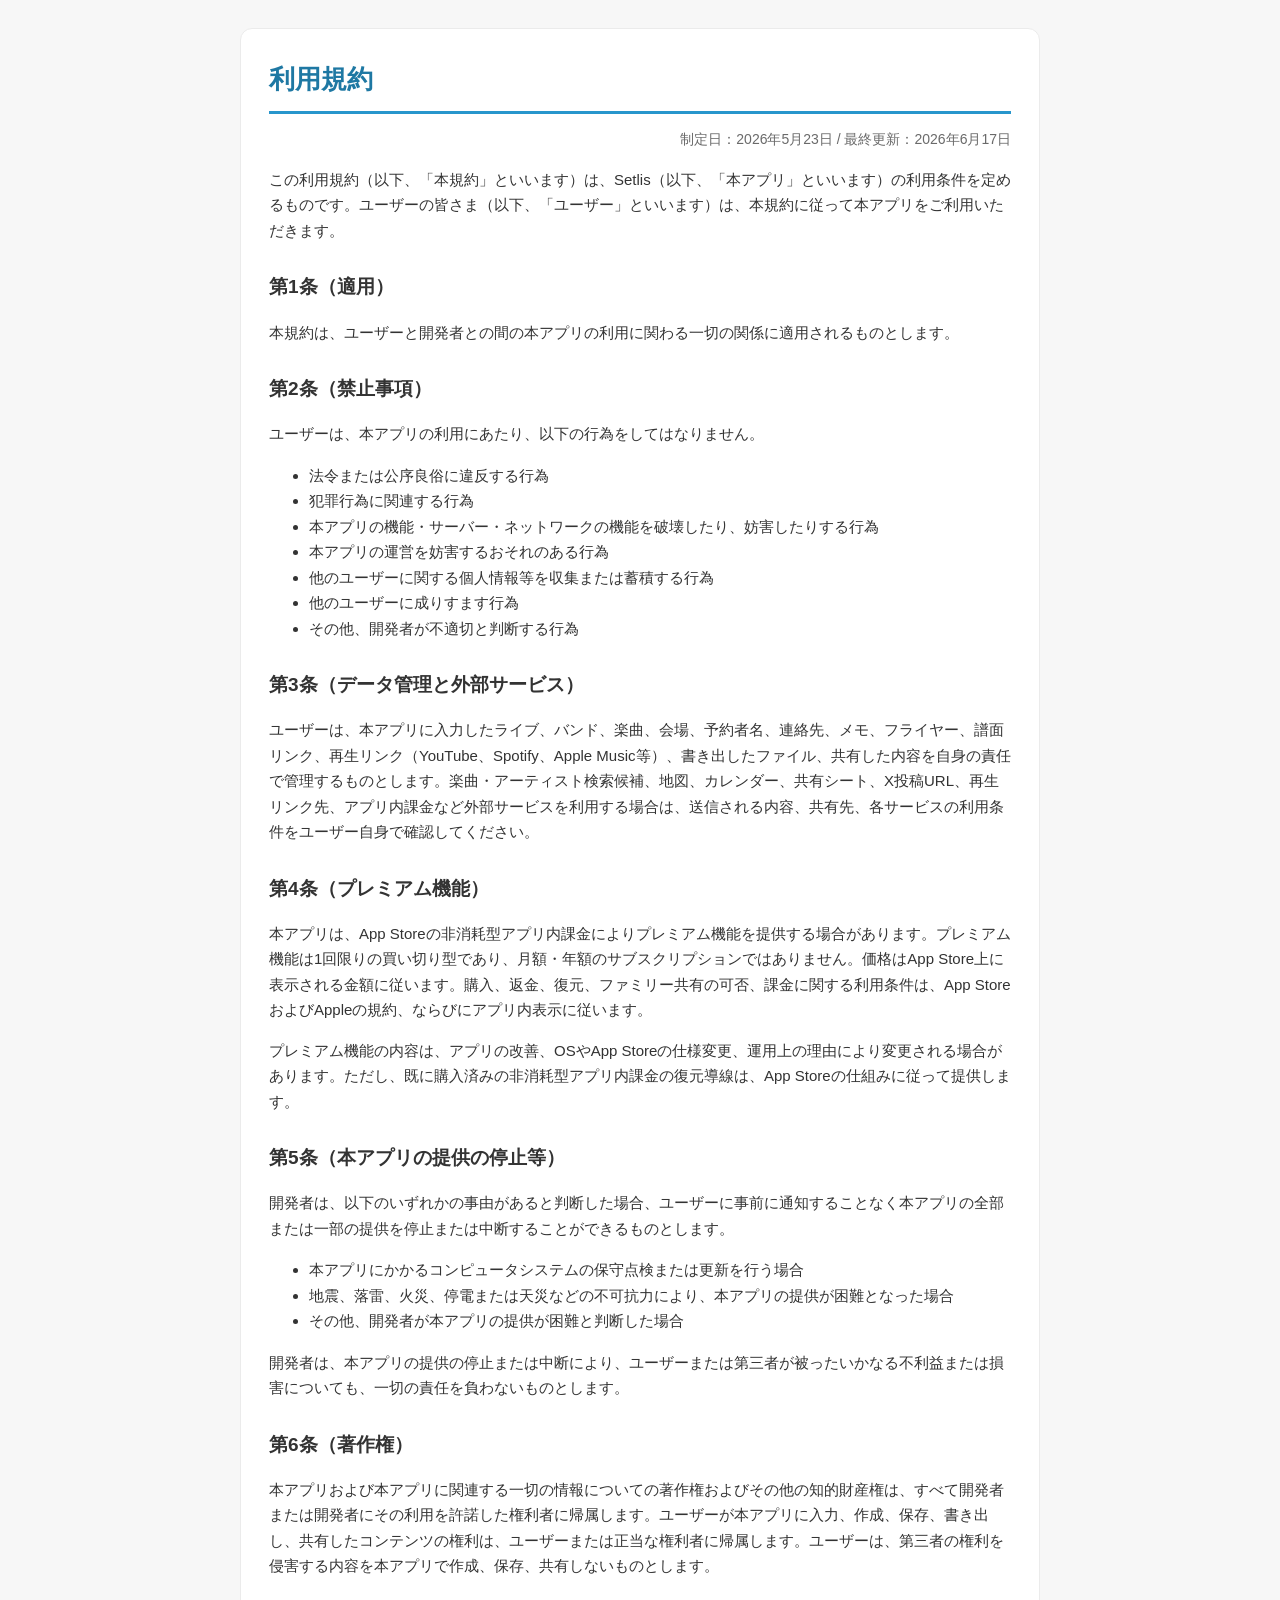
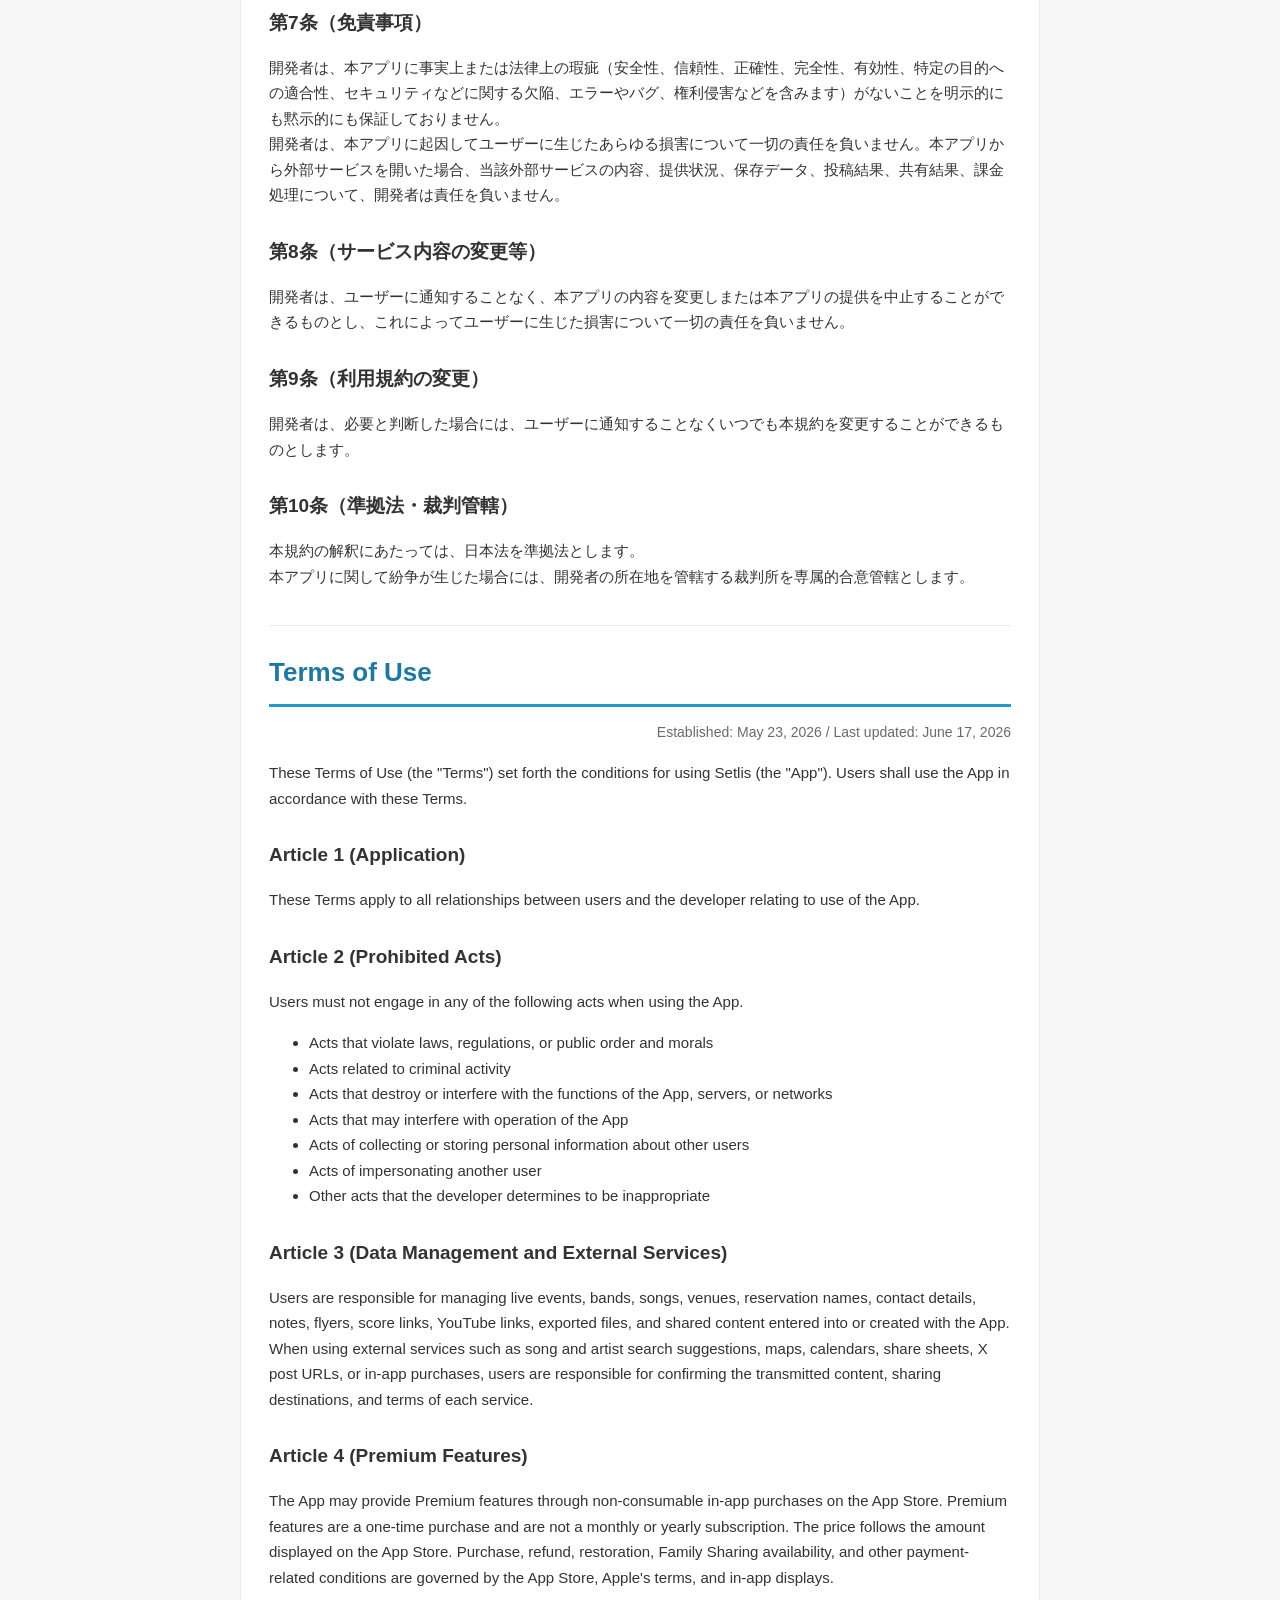
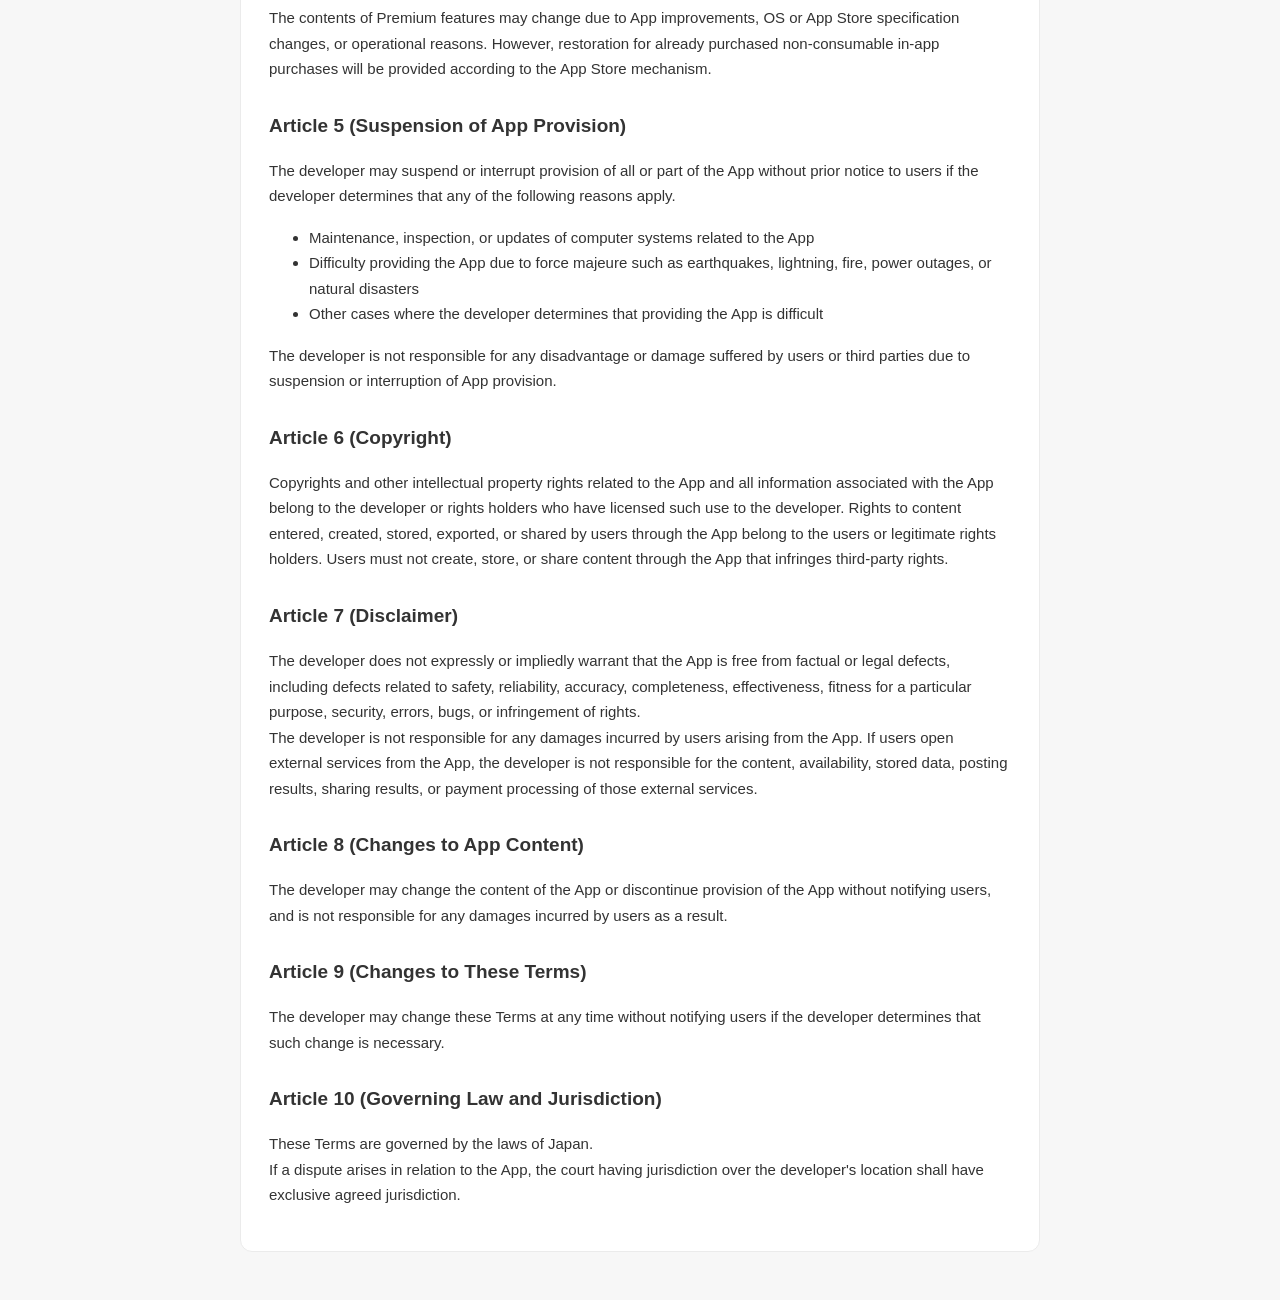
<file: terms.html>
<!DOCTYPE html>
<html lang="ja">
<head>
    <meta charset="UTF-8">
    <meta name="viewport" content="width=device-width, initial-scale=1.0">
    <title>利用規約 - Setlis</title>
    <style>
        :root {
            --primary: #2896cc;
            --primary-strong: #1e78a3;
            --canvas: #f7f7f7;
            --surface: #ffffff;
            --ink: #333333;
            --muted: #6a6a6a;
            --line: #ebebeb;
        }
        * { box-sizing: border-box; }
        body {
            max-width: 840px;
            margin: 0 auto;
            padding: 28px 20px 48px;
            background: var(--canvas);
            color: var(--ink);
            font-family: -apple-system, BlinkMacSystemFont, "Segoe UI", Roboto, Helvetica, Arial, sans-serif;
            line-height: 1.7;
        }
        main {
            border: 1px solid var(--line);
            border-radius: 12px;
            background: var(--surface);
            padding: 28px;
        }
        h1 {
            margin: 0 0 14px;
            padding-bottom: 10px;
            border-bottom: 3px solid var(--primary);
            color: var(--primary-strong);
            font-size: 26px;
        }
        h2 { font-size: 19px; margin-top: 28px; }
        p, li { font-size: 15px; }
        .date { color: var(--muted); font-size: 14px; text-align: right; }
        .language-divider {
            margin: 36px 0 24px;
            border: 0;
            border-top: 1px solid var(--line);
        }
    </style>
</head>
<body>
<main>
    <h1>利用規約</h1>
    <p class="date">制定日：2026年5月23日 / 最終更新：2026年6月17日</p>

    <p>この利用規約（以下、「本規約」といいます）は、Setlis（以下、「本アプリ」といいます）の利用条件を定めるものです。ユーザーの皆さま（以下、「ユーザー」といいます）は、本規約に従って本アプリをご利用いただきます。</p>

    <h2>第1条（適用）</h2>
    <p>本規約は、ユーザーと開発者との間の本アプリの利用に関わる一切の関係に適用されるものとします。</p>

    <h2>第2条（禁止事項）</h2>
    <p>ユーザーは、本アプリの利用にあたり、以下の行為をしてはなりません。</p>
    <ul>
        <li>法令または公序良俗に違反する行為</li>
        <li>犯罪行為に関連する行為</li>
        <li>本アプリの機能・サーバー・ネットワークの機能を破壊したり、妨害したりする行為</li>
        <li>本アプリの運営を妨害するおそれのある行為</li>
        <li>他のユーザーに関する個人情報等を収集または蓄積する行為</li>
        <li>他のユーザーに成りすます行為</li>
        <li>その他、開発者が不適切と判断する行為</li>
    </ul>

    <h2>第3条（データ管理と外部サービス）</h2>
    <p>ユーザーは、本アプリに入力したライブ、バンド、楽曲、会場、予約者名、連絡先、メモ、フライヤー、譜面リンク、再生リンク（YouTube、Spotify、Apple Music等）、書き出したファイル、共有した内容を自身の責任で管理するものとします。楽曲・アーティスト検索候補、地図、カレンダー、共有シート、X投稿URL、再生リンク先、アプリ内課金など外部サービスを利用する場合は、送信される内容、共有先、各サービスの利用条件をユーザー自身で確認してください。</p>

    <h2>第4条（プレミアム機能）</h2>
    <p>本アプリは、App Storeの非消耗型アプリ内課金によりプレミアム機能を提供する場合があります。プレミアム機能は1回限りの買い切り型であり、月額・年額のサブスクリプションではありません。価格はApp Store上に表示される金額に従います。購入、返金、復元、ファミリー共有の可否、課金に関する利用条件は、App StoreおよびAppleの規約、ならびにアプリ内表示に従います。</p>
    <p>プレミアム機能の内容は、アプリの改善、OSやApp Storeの仕様変更、運用上の理由により変更される場合があります。ただし、既に購入済みの非消耗型アプリ内課金の復元導線は、App Storeの仕組みに従って提供します。</p>

    <h2>第5条（本アプリの提供の停止等）</h2>
    <p>開発者は、以下のいずれかの事由があると判断した場合、ユーザーに事前に通知することなく本アプリの全部または一部の提供を停止または中断することができるものとします。</p>
    <ul>
        <li>本アプリにかかるコンピュータシステムの保守点検または更新を行う場合</li>
        <li>地震、落雷、火災、停電または天災などの不可抗力により、本アプリの提供が困難となった場合</li>
        <li>その他、開発者が本アプリの提供が困難と判断した場合</li>
    </ul>
    <p>開発者は、本アプリの提供の停止または中断により、ユーザーまたは第三者が被ったいかなる不利益または損害についても、一切の責任を負わないものとします。</p>

    <h2>第6条（著作権）</h2>
    <p>本アプリおよび本アプリに関連する一切の情報についての著作権およびその他の知的財産権は、すべて開発者または開発者にその利用を許諾した権利者に帰属します。ユーザーが本アプリに入力、作成、保存、書き出し、共有したコンテンツの権利は、ユーザーまたは正当な権利者に帰属します。ユーザーは、第三者の権利を侵害する内容を本アプリで作成、保存、共有しないものとします。</p>

    <h2>第7条（免責事項）</h2>
    <p>開発者は、本アプリに事実上または法律上の瑕疵（安全性、信頼性、正確性、完全性、有効性、特定の目的への適合性、セキュリティなどに関する欠陥、エラーやバグ、権利侵害などを含みます）がないことを明示的にも黙示的にも保証しておりません。<br>
    開発者は、本アプリに起因してユーザーに生じたあらゆる損害について一切の責任を負いません。本アプリから外部サービスを開いた場合、当該外部サービスの内容、提供状況、保存データ、投稿結果、共有結果、課金処理について、開発者は責任を負いません。</p>

    <h2>第8条（サービス内容の変更等）</h2>
    <p>開発者は、ユーザーに通知することなく、本アプリの内容を変更しまたは本アプリの提供を中止することができるものとし、これによってユーザーに生じた損害について一切の責任を負いません。</p>

    <h2>第9条（利用規約の変更）</h2>
    <p>開発者は、必要と判断した場合には、ユーザーに通知することなくいつでも本規約を変更することができるものとします。</p>

    <h2>第10条（準拠法・裁判管轄）</h2>
    <p>本規約の解釈にあたっては、日本法を準拠法とします。<br>
    本アプリに関して紛争が生じた場合には、開発者の所在地を管轄する裁判所を専属的合意管轄とします。</p>

    <hr class="language-divider">

    <h1>Terms of Use</h1>
    <p class="date">Established: May 23, 2026 / Last updated: June 17, 2026</p>

    <p>These Terms of Use (the "Terms") set forth the conditions for using Setlis (the "App"). Users shall use the App in accordance with these Terms.</p>

    <h2>Article 1 (Application)</h2>
    <p>These Terms apply to all relationships between users and the developer relating to use of the App.</p>

    <h2>Article 2 (Prohibited Acts)</h2>
    <p>Users must not engage in any of the following acts when using the App.</p>
    <ul>
        <li>Acts that violate laws, regulations, or public order and morals</li>
        <li>Acts related to criminal activity</li>
        <li>Acts that destroy or interfere with the functions of the App, servers, or networks</li>
        <li>Acts that may interfere with operation of the App</li>
        <li>Acts of collecting or storing personal information about other users</li>
        <li>Acts of impersonating another user</li>
        <li>Other acts that the developer determines to be inappropriate</li>
    </ul>

    <h2>Article 3 (Data Management and External Services)</h2>
    <p>Users are responsible for managing live events, bands, songs, venues, reservation names, contact details, notes, flyers, score links, YouTube links, exported files, and shared content entered into or created with the App. When using external services such as song and artist search suggestions, maps, calendars, share sheets, X post URLs, or in-app purchases, users are responsible for confirming the transmitted content, sharing destinations, and terms of each service.</p>

    <h2>Article 4 (Premium Features)</h2>
    <p>The App may provide Premium features through non-consumable in-app purchases on the App Store. Premium features are a one-time purchase and are not a monthly or yearly subscription. The price follows the amount displayed on the App Store. Purchase, refund, restoration, Family Sharing availability, and other payment-related conditions are governed by the App Store, Apple's terms, and in-app displays.</p>
    <p>The contents of Premium features may change due to App improvements, OS or App Store specification changes, or operational reasons. However, restoration for already purchased non-consumable in-app purchases will be provided according to the App Store mechanism.</p>

    <h2>Article 5 (Suspension of App Provision)</h2>
    <p>The developer may suspend or interrupt provision of all or part of the App without prior notice to users if the developer determines that any of the following reasons apply.</p>
    <ul>
        <li>Maintenance, inspection, or updates of computer systems related to the App</li>
        <li>Difficulty providing the App due to force majeure such as earthquakes, lightning, fire, power outages, or natural disasters</li>
        <li>Other cases where the developer determines that providing the App is difficult</li>
    </ul>
    <p>The developer is not responsible for any disadvantage or damage suffered by users or third parties due to suspension or interruption of App provision.</p>

    <h2>Article 6 (Copyright)</h2>
    <p>Copyrights and other intellectual property rights related to the App and all information associated with the App belong to the developer or rights holders who have licensed such use to the developer. Rights to content entered, created, stored, exported, or shared by users through the App belong to the users or legitimate rights holders. Users must not create, store, or share content through the App that infringes third-party rights.</p>

    <h2>Article 7 (Disclaimer)</h2>
    <p>The developer does not expressly or impliedly warrant that the App is free from factual or legal defects, including defects related to safety, reliability, accuracy, completeness, effectiveness, fitness for a particular purpose, security, errors, bugs, or infringement of rights.<br>
    The developer is not responsible for any damages incurred by users arising from the App. If users open external services from the App, the developer is not responsible for the content, availability, stored data, posting results, sharing results, or payment processing of those external services.</p>

    <h2>Article 8 (Changes to App Content)</h2>
    <p>The developer may change the content of the App or discontinue provision of the App without notifying users, and is not responsible for any damages incurred by users as a result.</p>

    <h2>Article 9 (Changes to These Terms)</h2>
    <p>The developer may change these Terms at any time without notifying users if the developer determines that such change is necessary.</p>

    <h2>Article 10 (Governing Law and Jurisdiction)</h2>
    <p>These Terms are governed by the laws of Japan.<br>
    If a dispute arises in relation to the App, the court having jurisdiction over the developer's location shall have exclusive agreed jurisdiction.</p>
</main>
</body>
</html>
</file>
